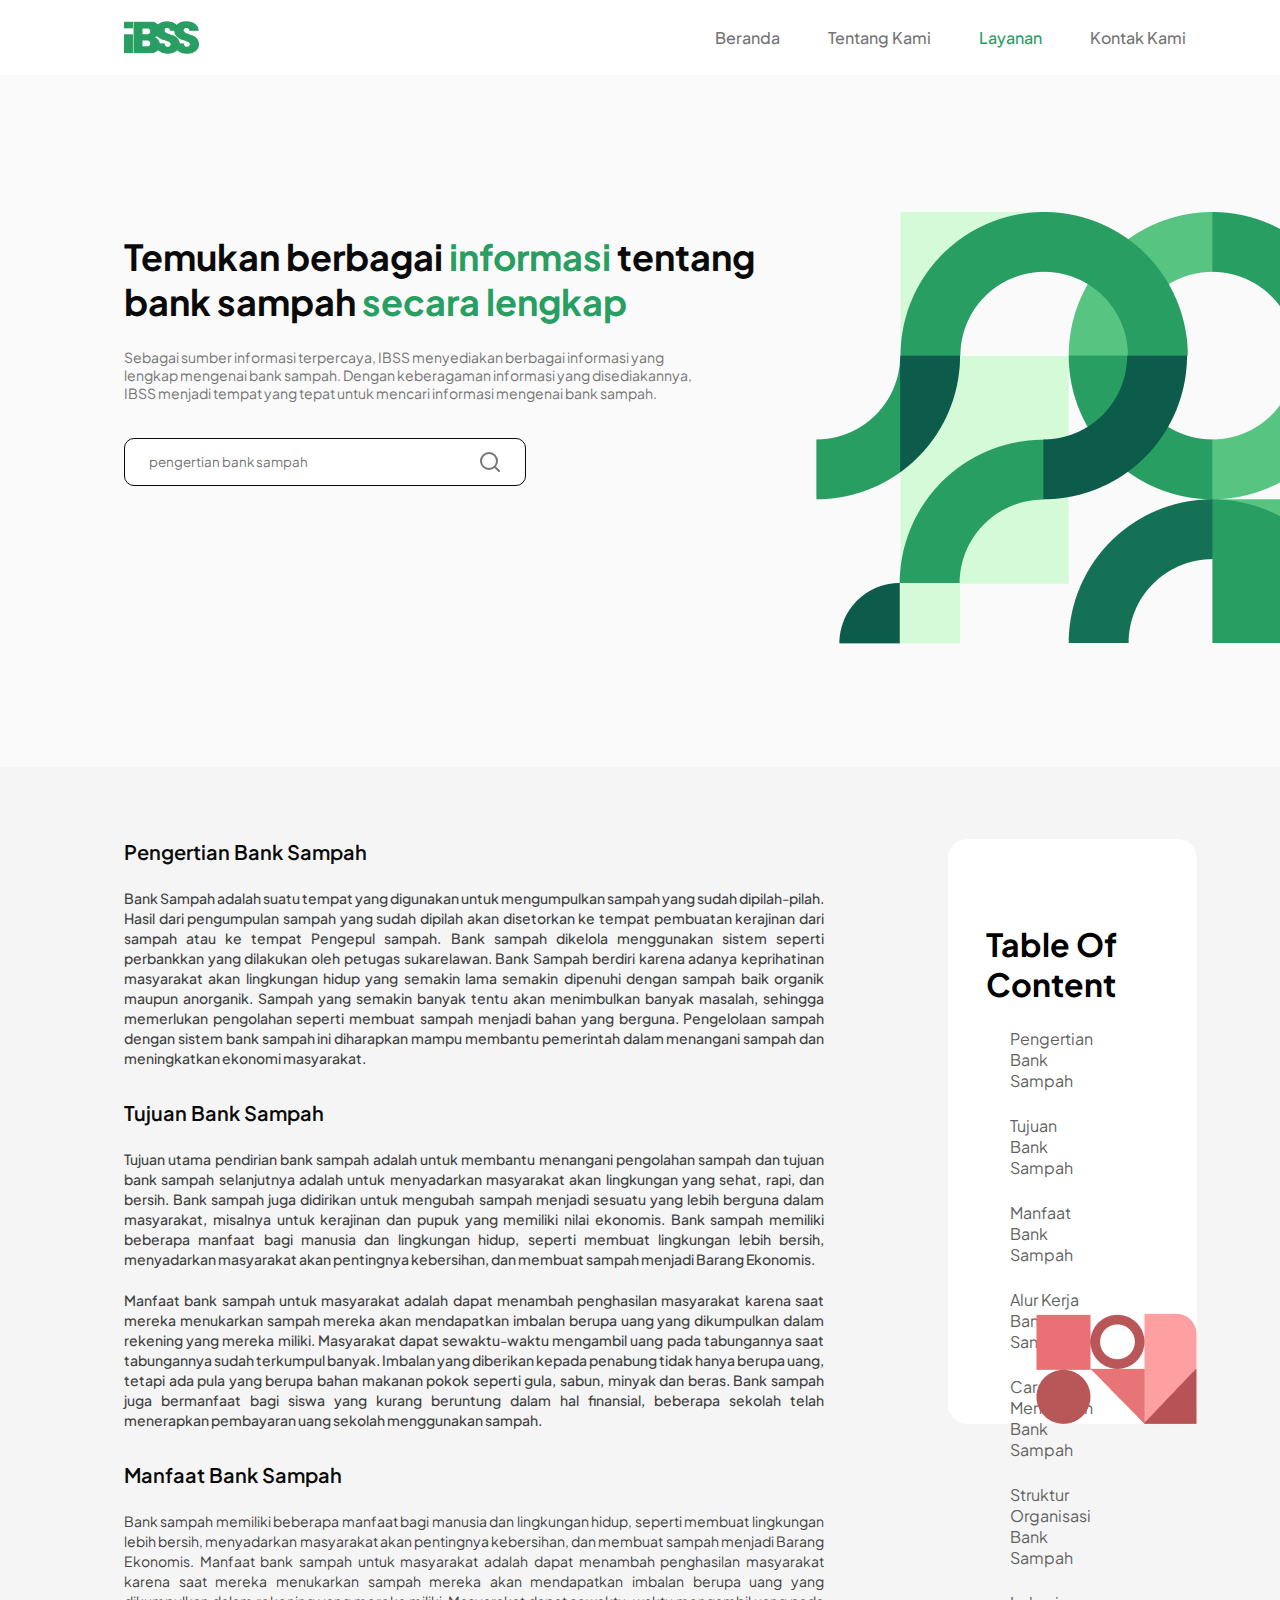
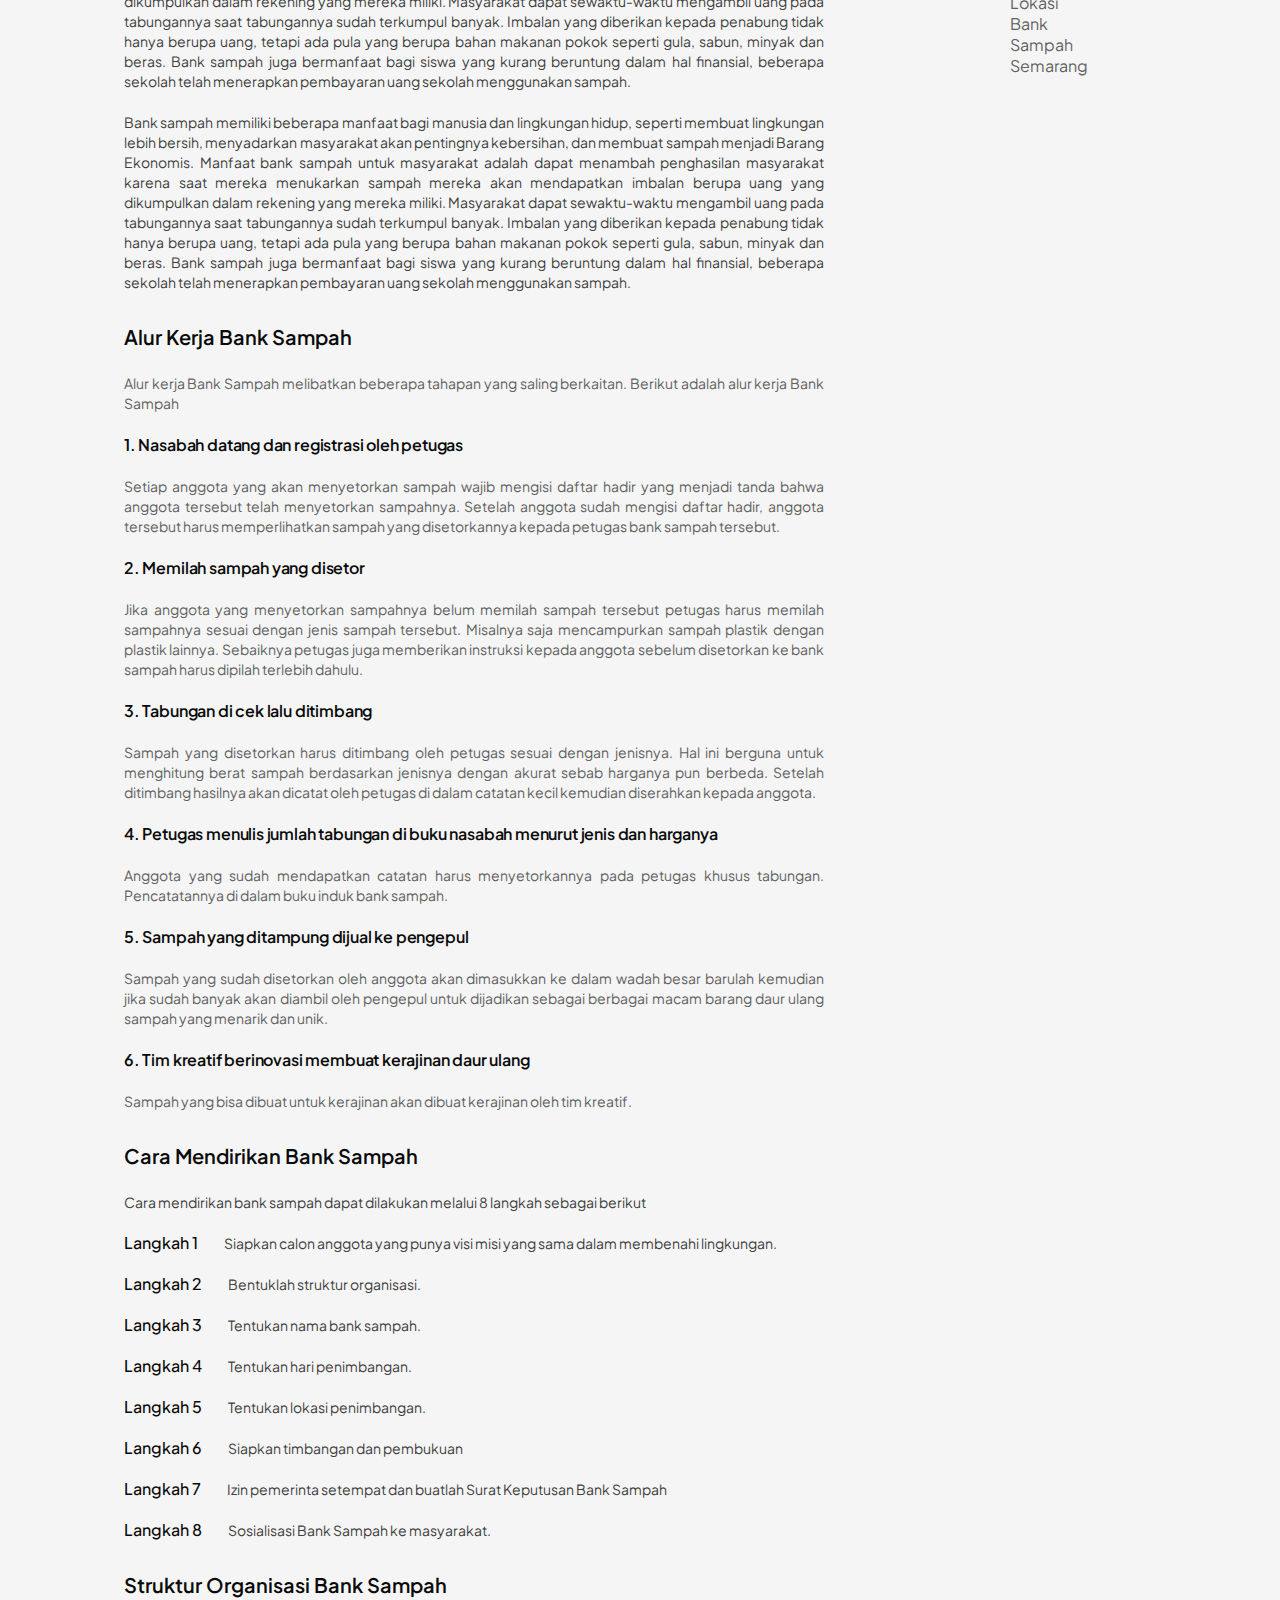
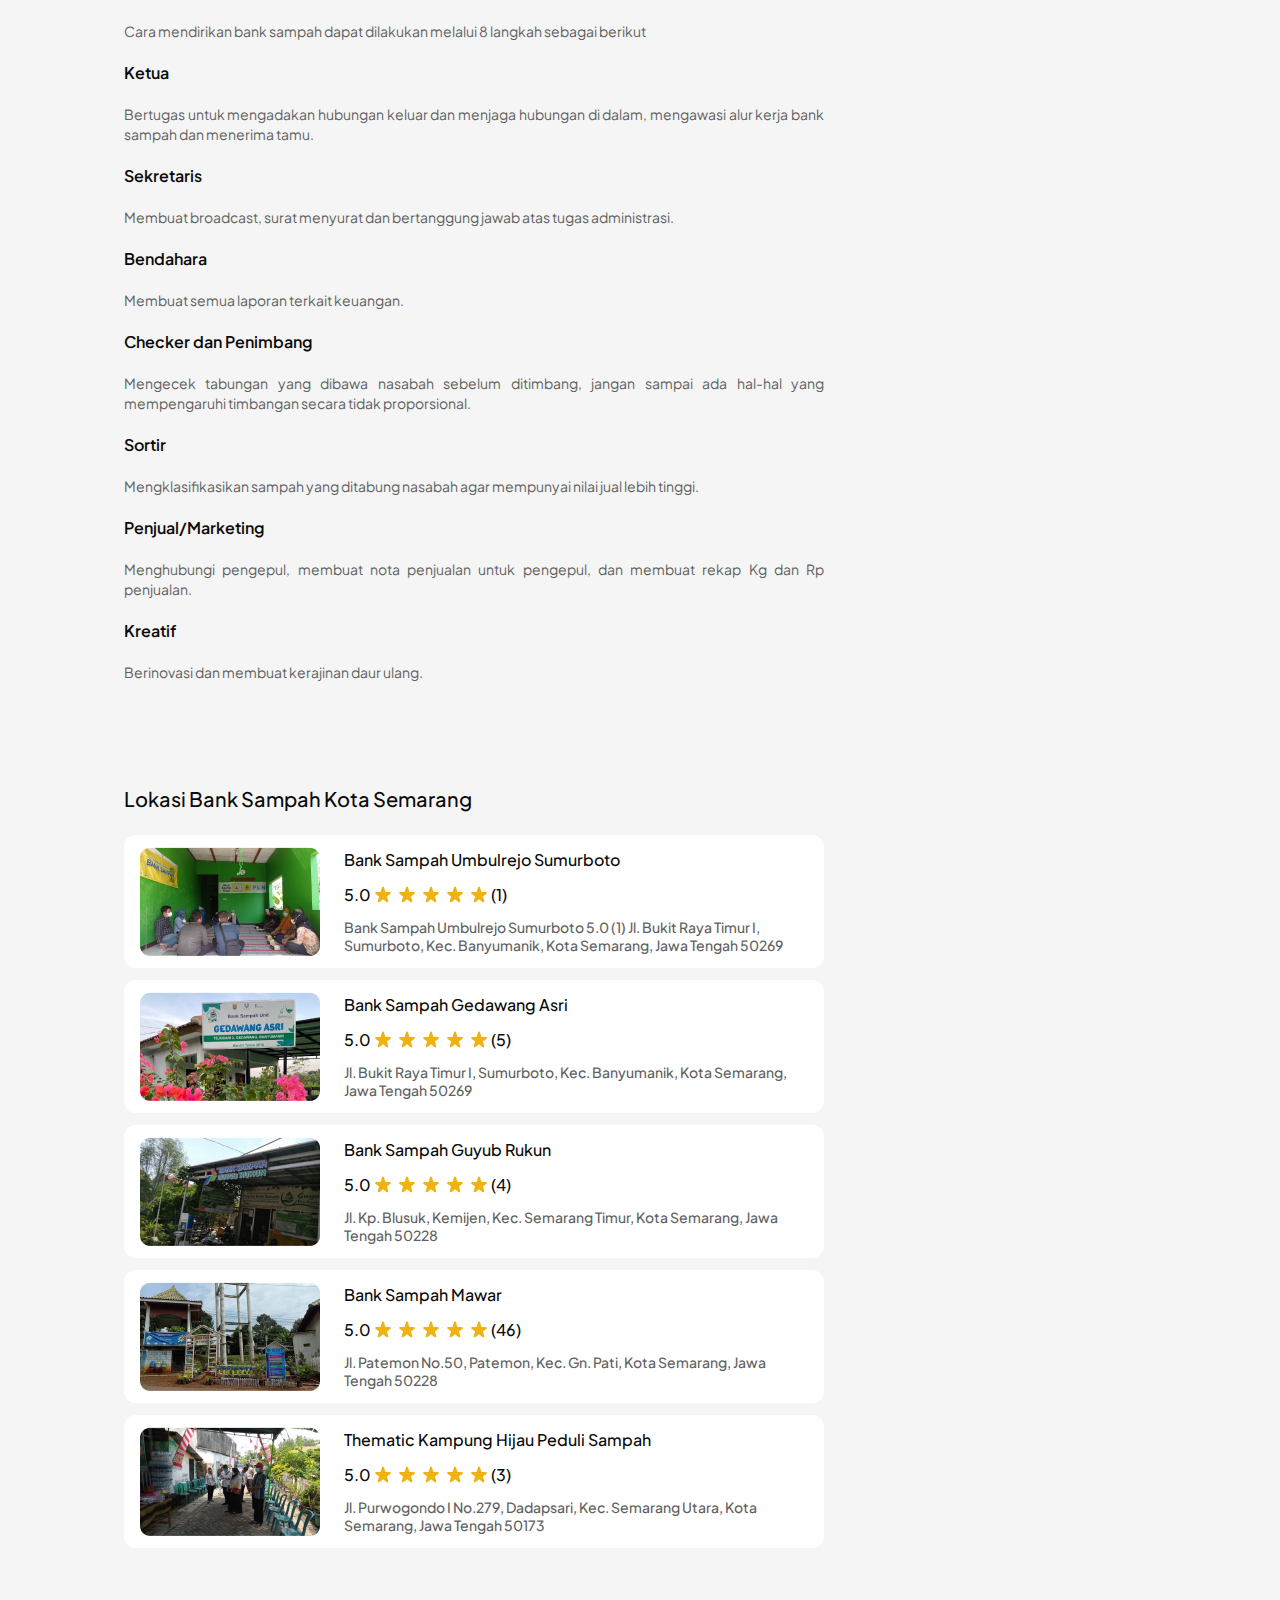
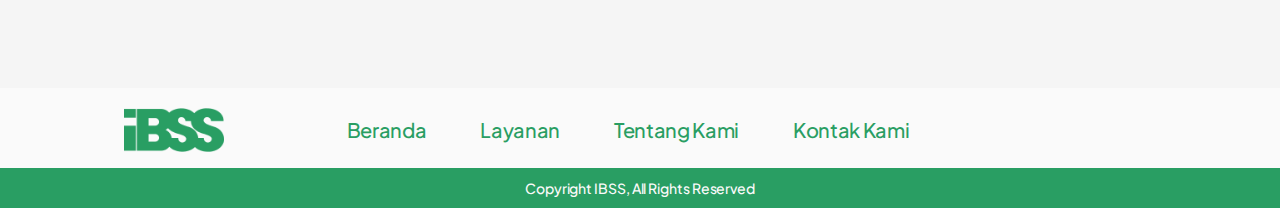
<file: HTML/layanan.html>
<html lang="en">

<head>
    <meta charset="UTF-8">
    <meta http-equiv="X-UA-Compatible" content="IE=edge">
    <meta name="viewport" content="width=device-width, initial-scale=1.0">
    <title>Informasi Bank Sampah Semarang</title>
    <link rel="stylesheet" href="../CSS/stylelayanan.css">
    <link rel="stylesheet" href="../JS/script.js">
    <link rel="shortcut icon" href="/IBSS/aset/Logo-IBSS.png" type="image/x-icon">

    <!--Boxicon CSS-->
    <link href="https://unpkg.com/boxicons@2.1.4/css/boxicons.min.css" rel="stylesheet">

    <!--Fonts-->
    <link rel="preconnect" href="https://fonts.googleapis.com">
    <link rel="preconnect" href="https://fonts.gstatic.com" crossorigin="">
    <link href="https://fonts.googleapis.com/css2?family=Plus+Jakarta+Sans:wght@400;600;700;800&amp;display=swap"
        rel="stylesheet">
</head>

<body>
    <!--Header-->
    <header>
        <nav>
            <a href="../index.html" class="logo"><img src="../aset/Logo-IBSS.png" alt="Logo"></a>
            <ul>
                <li><a href="../index.html">Beranda</a></li>
                <li><a href="../HTML/tentangkami.html">Tentang Kami</a></li>
                <li><a style="color: #299e63"; href="../HTML/layanan.html">Layanan</a></li>
                <li><a href="#">Kontak Kami</a></li>
            </ul>
        </nav>
    </header>
    <!-- Akhir Header -->

    <!-- Hero Image -->
    <main class="hero" id="hero">
        <div class="hero-container">
            <div class="hero-section">
                <h1 class="hero-head">Temukan berbagai <span style="color: #299E63;">informasi</span> tentang bank
                    sampah <span style="color: #299E63;">secara lengkap</span></h1>
                <p class="hero-description">Sebagai sumber informasi terpercaya, IBSS menyediakan berbagai informasi
                    yang lengkap mengenai bank sampah. Dengan keberagaman informasi yang disediakannya, IBSS menjadi
                    tempat yang tepat untuk mencari informasi mengenai bank sampah.</p>
                <form action="">
                    <input type="search" name="search" id="search" placeholder="pengertian bank sampah">
                    <label for="search" id="icon-search"><svg xmlns="http://www.w3.org/2000/svg" width="24" height="24"
                            viewBox="0 0 24 24">
                            <path fill="none" stroke="#757575" stroke-linecap="round" stroke-linejoin="round"
                                stroke-width="2"
                                d="m21 21l-4.343-4.343m0 0A8 8 0 1 0 5.343 5.343a8 8 0 0 0 11.314 11.314Z" />
                        </svg></label>
                </form>
            </div>
            <div class="hero-image">
                <img src="../aset/pattern_hero.png" alt="">
            </div>
        </div>
    </main>
    <!-- Akhir Hero Image -->

    <div class="container-articles-sidebar">
        <!-- Articles -->
        <article id="articles" class="articles">
            <section class="pengertian-bank-sampah" id="pengertian-bank-sampah">
                <h1 class="heading">Pengertian Bank Sampah</h1>
                <p class="description">Bank Sampah adalah suatu tempat yang digunakan untuk mengumpulkan sampah yang
                    sudah
                    dipilah-pilah. Hasil dari pengumpulan sampah yang sudah dipilah akan disetorkan ke tempat pembuatan
                    kerajinan dari sampah atau ke tempat Pengepul sampah. Bank sampah dikelola menggunakan sistem
                    seperti
                    perbankkan yang dilakukan oleh petugas sukarelawan. Bank Sampah berdiri karena adanya keprihatinan
                    masyarakat akan lingkungan hidup yang semakin lama semakin dipenuhi dengan sampah baik organik
                    maupun
                    anorganik. Sampah yang semakin banyak tentu akan menimbulkan banyak masalah, sehingga memerlukan
                    pengolahan seperti membuat sampah menjadi bahan yang berguna. Pengelolaan sampah dengan sistem bank
                    sampah ini diharapkan mampu membantu pemerintah dalam menangani sampah dan meningkatkan ekonomi
                    masyarakat.</p>
            </section>
            <section class="tujuan-bank-sampah" id="tujuan-bank-sampah">
                <h1 class="heading">Tujuan Bank Sampah</h1>
                <p class="description">Tujuan utama pendirian bank sampah adalah untuk membantu menangani pengolahan
                    sampah dan tujuan bank sampah selanjutnya adalah untuk menyadarkan masyarakat akan lingkungan yang
                    sehat, rapi, dan bersih. Bank sampah juga didirikan untuk mengubah sampah menjadi sesuatu yang lebih
                    berguna dalam masyarakat, misalnya untuk kerajinan dan pupuk yang memiliki nilai ekonomis. Bank
                    sampah memiliki beberapa manfaat bagi manusia dan lingkungan hidup, seperti membuat lingkungan lebih
                    bersih, menyadarkan masyarakat akan pentingnya kebersihan, dan membuat sampah menjadi Barang
                    Ekonomis.</p>
                <br>
                <p class="description">
                    Manfaat bank sampah untuk masyarakat adalah dapat menambah penghasilan masyarakat karena saat mereka
                    menukarkan sampah mereka akan mendapatkan imbalan berupa uang yang dikumpulkan dalam rekening yang
                    mereka miliki. Masyarakat dapat sewaktu-waktu mengambil uang pada tabungannya saat tabungannya sudah
                    terkumpul banyak. Imbalan yang diberikan kepada penabung tidak hanya berupa uang, tetapi ada pula
                    yang berupa bahan makanan pokok seperti gula, sabun, minyak dan beras. Bank sampah juga bermanfaat
                    bagi siswa yang kurang beruntung dalam hal finansial, beberapa sekolah telah menerapkan pembayaran
                    uang sekolah menggunakan sampah.
                </p>
            </section>
            <section class="manfaat-bank-sampah" id="manfaat-bank-sampah">
                <h1 class="heading">Manfaat Bank Sampah</h1>
                <p class="description">Bank sampah memiliki beberapa manfaat bagi manusia dan lingkungan hidup, seperti
                    membuat lingkungan lebih bersih, menyadarkan masyarakat akan pentingnya kebersihan, dan membuat
                    sampah menjadi Barang Ekonomis. Manfaat bank sampah untuk masyarakat adalah dapat menambah
                    penghasilan masyarakat karena saat mereka menukarkan sampah mereka akan mendapatkan imbalan berupa
                    uang yang dikumpulkan dalam rekening yang mereka miliki. Masyarakat dapat sewaktu-waktu mengambil
                    uang pada tabungannya saat tabungannya sudah terkumpul banyak. Imbalan yang diberikan kepada
                    penabung tidak hanya berupa uang, tetapi ada pula yang berupa bahan makanan pokok seperti gula,
                    sabun, minyak dan beras. Bank sampah juga bermanfaat bagi siswa yang kurang beruntung dalam hal
                    finansial, beberapa sekolah telah menerapkan pembayaran uang sekolah menggunakan sampah.</p>
                <br>
                <p class="description">
                    Bank sampah memiliki beberapa manfaat bagi manusia dan lingkungan hidup, seperti membuat lingkungan
                    lebih bersih, menyadarkan masyarakat akan pentingnya kebersihan, dan membuat sampah menjadi Barang
                    Ekonomis. Manfaat bank sampah untuk masyarakat adalah dapat menambah penghasilan masyarakat karena
                    saat mereka menukarkan sampah mereka akan mendapatkan imbalan berupa uang yang dikumpulkan dalam
                    rekening yang mereka miliki. Masyarakat dapat sewaktu-waktu mengambil uang pada tabungannya saat
                    tabungannya sudah terkumpul banyak. Imbalan yang diberikan kepada penabung tidak hanya berupa uang,
                    tetapi ada pula yang berupa bahan makanan pokok seperti gula, sabun, minyak dan beras. Bank sampah
                    juga bermanfaat bagi siswa yang kurang beruntung dalam hal finansial, beberapa sekolah telah
                    menerapkan pembayaran uang sekolah menggunakan sampah.
                </p>
            </section>
            <section class="alur-bank-sampah" id="alur-bank-sampah">
                <h1 class="heading">Alur Kerja Bank Sampah</h1>
                <p class="description">Alur kerja Bank Sampah melibatkan beberapa tahapan yang saling berkaitan. Berikut
                    adalah alur kerja Bank Sampah</p>
                <br>
                <h3 class="subheading">1. Nasabah datang dan registrasi oleh petugas</h3>
                <br>
                <p class="description">
                    Setiap anggota yang akan menyetorkan sampah wajib mengisi daftar hadir yang menjadi tanda bahwa
                    anggota tersebut telah menyetorkan sampahnya. Setelah anggota sudah mengisi daftar hadir, anggota
                    tersebut harus memperlihatkan sampah yang disetorkannya kepada petugas bank sampah tersebut.
                </p>
                <br>
                <h3 class="subheading">2. Memilah sampah yang disetor</h3>
                <br>
                <p class="description">
                    Jika anggota yang menyetorkan sampahnya belum memilah sampah tersebut petugas harus memilah
                    sampahnya sesuai dengan jenis sampah tersebut. Misalnya saja mencampurkan sampah plastik dengan
                    plastik lainnya. Sebaiknya petugas juga memberikan instruksi kepada anggota sebelum disetorkan ke
                    bank sampah harus dipilah terlebih dahulu.
                </p>
                <br>
                <h3 class="subheading">3. Tabungan di cek lalu ditimbang</h3>
                <br>
                <p class="description">
                    Sampah yang disetorkan harus ditimbang oleh petugas sesuai dengan jenisnya. Hal ini berguna untuk
                    menghitung berat sampah berdasarkan jenisnya dengan akurat sebab harganya pun berbeda. Setelah
                    ditimbang hasilnya akan dicatat oleh petugas di dalam catatan kecil kemudian diserahkan kepada
                    anggota.
                </p>
                <br>
                <h3 class="subheading">4. Petugas menulis jumlah tabungan di buku nasabah menurut jenis dan harganya
                </h3>
                <br>
                <p class="description">
                    Anggota yang sudah mendapatkan catatan harus menyetorkannya pada petugas khusus tabungan.
                    Pencatatannya di dalam buku induk bank sampah.
                </p>
                <br>
                <h3 class="subheading">5. Sampah yang ditampung dijual ke pengepul</h3>
                <br>
                <p class="description">
                    Sampah yang sudah disetorkan oleh anggota akan dimasukkan ke dalam wadah besar barulah kemudian jika
                    sudah banyak akan diambil oleh pengepul untuk dijadikan sebagai berbagai macam barang daur ulang
                    sampah yang menarik dan unik.
                </p>
                <br>
                <h3 class="subheading">6. Tim kreatif berinovasi membuat kerajinan daur ulang</h3>
                <br>
                <p class="description">
                    Sampah yang bisa dibuat untuk kerajinan akan dibuat kerajinan oleh tim kreatif.
                </p>
            </section>
            <section class="cara-mendirikan-bank-sampah" id="cara-mendirikan-bank-sampah">
                <h1 class="heading">Cara Mendirikan Bank Sampah</h1>
                <p class="description">Cara mendirikan bank sampah dapat dilakukan melalui 8 langkah sebagai berikut</p>
                <br>
                <p class="steps"><span
                        style="color: #0A0a0a; font-size: 16px; margin: 0 24px 0 0; font-weight: 500;">Langkah 1</span>
                    Siapkan calon anggota yang punya visi misi yang sama dalam membenahi lingkungan. </p>
                <br>
                <p class="steps"><span
                        style="color: #0A0a0a; font-size: 16px; margin: 0 24px 0 0; font-weight: 500;">Langkah 2</span>
                    Bentuklah struktur organisasi. </p>
                <br>
                <p class="steps"><span
                        style="color: #0A0a0a; font-size: 16px; margin: 0 24px 0 0; font-weight: 500;">Langkah 3</span>
                    Tentukan nama bank sampah. </p>
                <br>
                <p class="steps"><span
                        style="color: #0A0a0a; font-size: 16px; margin: 0 24px 0 0; font-weight: 500;">Langkah 4</span>
                    Tentukan hari penimbangan. </p>
                <br>
                <p class="steps"><span
                        style="color: #0A0a0a; font-size: 16px; margin: 0 24px 0 0; font-weight: 500;">Langkah 5</span>
                    Tentukan lokasi penimbangan. </p>
                <br>
                <p class="steps"><span
                        style="color: #0A0a0a; font-size: 16px; margin: 0 24px 0 0; font-weight: 500;">Langkah 6</span>
                    Siapkan timbangan dan pembukuan </p>
                <br>
                <p class="steps"><span
                        style="color: #0A0a0a; font-size: 16px; margin: 0 24px 0 0; font-weight: 500;">Langkah 7</span>
                    Izin pemerinta setempat dan buatlah Surat Keputusan Bank Sampah </p>
                <br>
                <p class="steps"><span
                        style="color: #0A0a0a; font-size: 16px; margin: 0 24px 0 0; font-weight: 500;">Langkah 8</span>
                    Sosialisasi Bank Sampah ke masyarakat. </p>
            </section>
            <section class="struktur-bank-sampah" id="struktur-bank-sampah">
                <h1 class="heading">Struktur Organisasi Bank Sampah</h1>
                <p class="description">Cara mendirikan bank sampah dapat dilakukan melalui 8 langkah sebagai berikut</p>
                <br>
                <h3 class="subheading">Ketua</h3>
                <br>
                <p class="description">
                    Bertugas untuk mengadakan hubungan keluar dan menjaga hubungan di dalam, mengawasi alur kerja bank
                    sampah dan menerima tamu.
                </p>
                <br>
                <h3 class="subheading">Sekretaris</h3>
                <br>
                <p class="description">
                    Membuat broadcast, surat menyurat dan bertanggung jawab atas tugas administrasi.
                </p>
                <br>
                <h3 class="subheading">Bendahara</h3>
                <br>
                <p class="description">
                    Membuat semua laporan terkait keuangan.
                </p>
                <br>
                <h3 class="subheading">Checker dan Penimbang
                </h3>
                <br>
                <p class="description">
                    Mengecek tabungan yang dibawa nasabah sebelum ditimbang, jangan sampai ada hal-hal yang mempengaruhi
                    timbangan secara tidak proporsional.
                </p>
                <br>
                <h3 class="subheading">Sortir</h3>
                <br>
                <p class="description">
                    Mengklasifikasikan sampah yang ditabung nasabah agar mempunyai nilai jual lebih tinggi.
                </p>
                <br>
                <h3 class="subheading">Penjual/Marketing</h3>
                <br>
                <p class="description">
                    Menghubungi pengepul, membuat nota penjualan untuk pengepul, dan membuat rekap Kg dan Rp penjualan.
                </p>
                <br>
                <h3 class="subheading">Kreatif</h3>
                <br>
                <p class="description">
                    Berinovasi dan membuat kerajinan daur ulang.
                </p>
            </section>
        </article>
        <!-- Akhir Articles -->
        <!-- Sidebar -->
        <aside class="sidebar" id="sidebar">
            <h1 class="heading">Table Of Content</h1>
            <ul>
                <li><a href="#pengertian-bank-sampah" class="links">Pengertian Bank Sampah</a></li>
                <li><a href="#tujuan-bank-sampah" class="links">Tujuan Bank Sampah</a></li>
                <li><a href="#manfaat-bank-sampah" class="links">Manfaat Bank Sampah</a></li>
                <li><a href="#alur-bank-sampah" class="links">Alur Kerja Bank Sampah</a></li>
                <li><a href="#cara-mendirikan-bank-sampah" class="links">Cara Mendirikan Bank Sampah</a></li>
                <li><a href="#struktur-bank-sampah" class="links">Struktur Organisasi Bank Sampah</a></li>
                <li><a href="#location" class="links">Lokasi Bank Sampah Semarang</a></li>
            </ul>
            <img src="../aset/vec.png" alt="">
        </aside>
        <!-- Akhir Sidebar -->
    </div>
    <!-- Lokasi Bank Sampah -->
    <section id="location" class="location">
        <h1 class="heading">Lokasi Bank Sampah Kota Semarang</h1>
        <div class="card">
            <div class="bank-sampah">
                <div class="image-section"><img src="../aset/gambar_lokasi.png" alt=""></div>
                <div class="description-section">
                    <h2 class="heading">Bank Sampah Umbulrejo Sumurboto</h2>
                    <div class="ratings">
                        <span style="color: #0A0a0a; font-size: 16px; font-weight: 500;">5.0</span>
                        <svg xmlns="http://www.w3.org/2000/svg" width="24" height="24" viewBox="0 0 24 24">
                            <path fill="#EEB211"
                                d="m12 17.3l-3.7 2.825q-.275.225-.6.213t-.575-.188q-.25-.175-.387-.475t-.013-.65L8.15 14.4l-3.625-2.575q-.3-.2-.375-.525t.025-.6q.1-.275.35-.488t.6-.212H9.6l1.45-4.8q.125-.35.388-.538T12 4.475q.3 0 .563.188t.387.537L14.4 10h4.475q.35 0 .6.213t.35.487q.1.275.025.6t-.375.525L15.85 14.4l1.425 4.625q.125.35-.012.65t-.388.475q-.25.175-.575.188t-.6-.213L12 17.3Z" />
                        </svg>
                        <svg xmlns="http://www.w3.org/2000/svg" width="24" height="24" viewBox="0 0 24 24">
                            <path fill="#EEB211"
                                d="m12 17.3l-3.7 2.825q-.275.225-.6.213t-.575-.188q-.25-.175-.387-.475t-.013-.65L8.15 14.4l-3.625-2.575q-.3-.2-.375-.525t.025-.6q.1-.275.35-.488t.6-.212H9.6l1.45-4.8q.125-.35.388-.538T12 4.475q.3 0 .563.188t.387.537L14.4 10h4.475q.35 0 .6.213t.35.487q.1.275.025.6t-.375.525L15.85 14.4l1.425 4.625q.125.35-.012.65t-.388.475q-.25.175-.575.188t-.6-.213L12 17.3Z" />
                        </svg>
                        <svg xmlns="http://www.w3.org/2000/svg" width="24" height="24" viewBox="0 0 24 24">
                            <path fill="#EEB211"
                                d="m12 17.3l-3.7 2.825q-.275.225-.6.213t-.575-.188q-.25-.175-.387-.475t-.013-.65L8.15 14.4l-3.625-2.575q-.3-.2-.375-.525t.025-.6q.1-.275.35-.488t.6-.212H9.6l1.45-4.8q.125-.35.388-.538T12 4.475q.3 0 .563.188t.387.537L14.4 10h4.475q.35 0 .6.213t.35.487q.1.275.025.6t-.375.525L15.85 14.4l1.425 4.625q.125.35-.012.65t-.388.475q-.25.175-.575.188t-.6-.213L12 17.3Z" />
                        </svg>
                        <svg xmlns="http://www.w3.org/2000/svg" width="24" height="24" viewBox="0 0 24 24">
                            <path fill="#EEB211"
                                d="m12 17.3l-3.7 2.825q-.275.225-.6.213t-.575-.188q-.25-.175-.387-.475t-.013-.65L8.15 14.4l-3.625-2.575q-.3-.2-.375-.525t.025-.6q.1-.275.35-.488t.6-.212H9.6l1.45-4.8q.125-.35.388-.538T12 4.475q.3 0 .563.188t.387.537L14.4 10h4.475q.35 0 .6.213t.35.487q.1.275.025.6t-.375.525L15.85 14.4l1.425 4.625q.125.35-.012.65t-.388.475q-.25.175-.575.188t-.6-.213L12 17.3Z" />
                        </svg>
                        <svg xmlns="http://www.w3.org/2000/svg" width="24" height="24" viewBox="0 0 24 24">
                            <path fill="#EEB211"
                                d="m12 17.3l-3.7 2.825q-.275.225-.6.213t-.575-.188q-.25-.175-.387-.475t-.013-.65L8.15 14.4l-3.625-2.575q-.3-.2-.375-.525t.025-.6q.1-.275.35-.488t.6-.212H9.6l1.45-4.8q.125-.35.388-.538T12 4.475q.3 0 .563.188t.387.537L14.4 10h4.475q.35 0 .6.213t.35.487q.1.275.025.6t-.375.525L15.85 14.4l1.425 4.625q.125.35-.012.65t-.388.475q-.25.175-.575.188t-.6-.213L12 17.3Z" />
                        </svg>
                        <span style="color: #0A0a0a; font-size: 16px; font-weight: 500;">(1)</span>
                    </div>
                    <p class="addres">Bank Sampah Umbulrejo Sumurboto
                        5.0
                        (1)
                        Jl. Bukit Raya Timur I, Sumurboto, Kec. Banyumanik, Kota Semarang, Jawa Tengah 50269</p>
                </div>
            </div>
            <div class="bank-sampah">
                <div class="image-section"><img src="../aset/gambar_lokasi(2).png" alt=""></div>
                <div class="description-section">
                    <h2 class="heading">Bank Sampah Gedawang Asri</h2>
                    <div class="ratings">
                        <span style="color: #0A0a0a; font-size: 16px; font-weight: 500;">5.0</span>
                        <svg xmlns="http://www.w3.org/2000/svg" width="24" height="24" viewBox="0 0 24 24">
                            <path fill="#EEB211"
                                d="m12 17.3l-3.7 2.825q-.275.225-.6.213t-.575-.188q-.25-.175-.387-.475t-.013-.65L8.15 14.4l-3.625-2.575q-.3-.2-.375-.525t.025-.6q.1-.275.35-.488t.6-.212H9.6l1.45-4.8q.125-.35.388-.538T12 4.475q.3 0 .563.188t.387.537L14.4 10h4.475q.35 0 .6.213t.35.487q.1.275.025.6t-.375.525L15.85 14.4l1.425 4.625q.125.35-.012.65t-.388.475q-.25.175-.575.188t-.6-.213L12 17.3Z" />
                        </svg>
                        <svg xmlns="http://www.w3.org/2000/svg" width="24" height="24" viewBox="0 0 24 24">
                            <path fill="#EEB211"
                                d="m12 17.3l-3.7 2.825q-.275.225-.6.213t-.575-.188q-.25-.175-.387-.475t-.013-.65L8.15 14.4l-3.625-2.575q-.3-.2-.375-.525t.025-.6q.1-.275.35-.488t.6-.212H9.6l1.45-4.8q.125-.35.388-.538T12 4.475q.3 0 .563.188t.387.537L14.4 10h4.475q.35 0 .6.213t.35.487q.1.275.025.6t-.375.525L15.85 14.4l1.425 4.625q.125.35-.012.65t-.388.475q-.25.175-.575.188t-.6-.213L12 17.3Z" />
                        </svg>
                        <svg xmlns="http://www.w3.org/2000/svg" width="24" height="24" viewBox="0 0 24 24">
                            <path fill="#EEB211"
                                d="m12 17.3l-3.7 2.825q-.275.225-.6.213t-.575-.188q-.25-.175-.387-.475t-.013-.65L8.15 14.4l-3.625-2.575q-.3-.2-.375-.525t.025-.6q.1-.275.35-.488t.6-.212H9.6l1.45-4.8q.125-.35.388-.538T12 4.475q.3 0 .563.188t.387.537L14.4 10h4.475q.35 0 .6.213t.35.487q.1.275.025.6t-.375.525L15.85 14.4l1.425 4.625q.125.35-.012.65t-.388.475q-.25.175-.575.188t-.6-.213L12 17.3Z" />
                        </svg>
                        <svg xmlns="http://www.w3.org/2000/svg" width="24" height="24" viewBox="0 0 24 24">
                            <path fill="#EEB211"
                                d="m12 17.3l-3.7 2.825q-.275.225-.6.213t-.575-.188q-.25-.175-.387-.475t-.013-.65L8.15 14.4l-3.625-2.575q-.3-.2-.375-.525t.025-.6q.1-.275.35-.488t.6-.212H9.6l1.45-4.8q.125-.35.388-.538T12 4.475q.3 0 .563.188t.387.537L14.4 10h4.475q.35 0 .6.213t.35.487q.1.275.025.6t-.375.525L15.85 14.4l1.425 4.625q.125.35-.012.65t-.388.475q-.25.175-.575.188t-.6-.213L12 17.3Z" />
                        </svg>
                        <svg xmlns="http://www.w3.org/2000/svg" width="24" height="24" viewBox="0 0 24 24">
                            <path fill="#EEB211"
                                d="m12 17.3l-3.7 2.825q-.275.225-.6.213t-.575-.188q-.25-.175-.387-.475t-.013-.65L8.15 14.4l-3.625-2.575q-.3-.2-.375-.525t.025-.6q.1-.275.35-.488t.6-.212H9.6l1.45-4.8q.125-.35.388-.538T12 4.475q.3 0 .563.188t.387.537L14.4 10h4.475q.35 0 .6.213t.35.487q.1.275.025.6t-.375.525L15.85 14.4l1.425 4.625q.125.35-.012.65t-.388.475q-.25.175-.575.188t-.6-.213L12 17.3Z" />
                        </svg>
                        <span style="color: #0A0a0a; font-size: 16px; font-weight: 500;">(5)</span>
                    </div>
                    <p class="addres">Jl. Bukit Raya Timur I, Sumurboto, Kec. Banyumanik, Kota Semarang, Jawa Tengah
                        50269</p>
                </div>
            </div>
            <div class="bank-sampah">
                <div class="image-section"><img src="../aset/gambar_lokasi(3).png" alt=""></div>
                <div class="description-section">
                    <h2 class="heading">Bank Sampah Guyub Rukun</h2>
                    <div class="ratings">
                        <span style="color: #0A0a0a; font-size: 16px; font-weight: 500;">5.0</span>
                        <svg xmlns="http://www.w3.org/2000/svg" width="24" height="24" viewBox="0 0 24 24">
                            <path fill="#EEB211"
                                d="m12 17.3l-3.7 2.825q-.275.225-.6.213t-.575-.188q-.25-.175-.387-.475t-.013-.65L8.15 14.4l-3.625-2.575q-.3-.2-.375-.525t.025-.6q.1-.275.35-.488t.6-.212H9.6l1.45-4.8q.125-.35.388-.538T12 4.475q.3 0 .563.188t.387.537L14.4 10h4.475q.35 0 .6.213t.35.487q.1.275.025.6t-.375.525L15.85 14.4l1.425 4.625q.125.35-.012.65t-.388.475q-.25.175-.575.188t-.6-.213L12 17.3Z" />
                        </svg>
                        <svg xmlns="http://www.w3.org/2000/svg" width="24" height="24" viewBox="0 0 24 24">
                            <path fill="#EEB211"
                                d="m12 17.3l-3.7 2.825q-.275.225-.6.213t-.575-.188q-.25-.175-.387-.475t-.013-.65L8.15 14.4l-3.625-2.575q-.3-.2-.375-.525t.025-.6q.1-.275.35-.488t.6-.212H9.6l1.45-4.8q.125-.35.388-.538T12 4.475q.3 0 .563.188t.387.537L14.4 10h4.475q.35 0 .6.213t.35.487q.1.275.025.6t-.375.525L15.85 14.4l1.425 4.625q.125.35-.012.65t-.388.475q-.25.175-.575.188t-.6-.213L12 17.3Z" />
                        </svg>
                        <svg xmlns="http://www.w3.org/2000/svg" width="24" height="24" viewBox="0 0 24 24">
                            <path fill="#EEB211"
                                d="m12 17.3l-3.7 2.825q-.275.225-.6.213t-.575-.188q-.25-.175-.387-.475t-.013-.65L8.15 14.4l-3.625-2.575q-.3-.2-.375-.525t.025-.6q.1-.275.35-.488t.6-.212H9.6l1.45-4.8q.125-.35.388-.538T12 4.475q.3 0 .563.188t.387.537L14.4 10h4.475q.35 0 .6.213t.35.487q.1.275.025.6t-.375.525L15.85 14.4l1.425 4.625q.125.35-.012.65t-.388.475q-.25.175-.575.188t-.6-.213L12 17.3Z" />
                        </svg>
                        <svg xmlns="http://www.w3.org/2000/svg" width="24" height="24" viewBox="0 0 24 24">
                            <path fill="#EEB211"
                                d="m12 17.3l-3.7 2.825q-.275.225-.6.213t-.575-.188q-.25-.175-.387-.475t-.013-.65L8.15 14.4l-3.625-2.575q-.3-.2-.375-.525t.025-.6q.1-.275.35-.488t.6-.212H9.6l1.45-4.8q.125-.35.388-.538T12 4.475q.3 0 .563.188t.387.537L14.4 10h4.475q.35 0 .6.213t.35.487q.1.275.025.6t-.375.525L15.85 14.4l1.425 4.625q.125.35-.012.65t-.388.475q-.25.175-.575.188t-.6-.213L12 17.3Z" />
                        </svg>
                        <svg xmlns="http://www.w3.org/2000/svg" width="24" height="24" viewBox="0 0 24 24">
                            <path fill="#EEB211"
                                d="m12 17.3l-3.7 2.825q-.275.225-.6.213t-.575-.188q-.25-.175-.387-.475t-.013-.65L8.15 14.4l-3.625-2.575q-.3-.2-.375-.525t.025-.6q.1-.275.35-.488t.6-.212H9.6l1.45-4.8q.125-.35.388-.538T12 4.475q.3 0 .563.188t.387.537L14.4 10h4.475q.35 0 .6.213t.35.487q.1.275.025.6t-.375.525L15.85 14.4l1.425 4.625q.125.35-.012.65t-.388.475q-.25.175-.575.188t-.6-.213L12 17.3Z" />
                        </svg>
                        <span style="color: #0A0a0a; font-size: 16px; font-weight: 500;">(4)</span>
                    </div>
                    <p class="addres">Jl. Kp. Blusuk, Kemijen, Kec. Semarang Timur, Kota Semarang, Jawa Tengah 50228</p>
                </div>
            </div>
            <div class="bank-sampah">
                <div class="image-section"><img src="../aset/gambar_lokasi(4).png" alt=""></div>
                <div class="description-section">
                    <h2 class="heading">Bank Sampah Mawar</h2>
                    <div class="ratings">
                        <span style="color: #0A0a0a; font-size: 16px; font-weight: 500;">5.0</span>
                        <svg xmlns="http://www.w3.org/2000/svg" width="24" height="24" viewBox="0 0 24 24">
                            <path fill="#EEB211"
                                d="m12 17.3l-3.7 2.825q-.275.225-.6.213t-.575-.188q-.25-.175-.387-.475t-.013-.65L8.15 14.4l-3.625-2.575q-.3-.2-.375-.525t.025-.6q.1-.275.35-.488t.6-.212H9.6l1.45-4.8q.125-.35.388-.538T12 4.475q.3 0 .563.188t.387.537L14.4 10h4.475q.35 0 .6.213t.35.487q.1.275.025.6t-.375.525L15.85 14.4l1.425 4.625q.125.35-.012.65t-.388.475q-.25.175-.575.188t-.6-.213L12 17.3Z" />
                        </svg>
                        <svg xmlns="http://www.w3.org/2000/svg" width="24" height="24" viewBox="0 0 24 24">
                            <path fill="#EEB211"
                                d="m12 17.3l-3.7 2.825q-.275.225-.6.213t-.575-.188q-.25-.175-.387-.475t-.013-.65L8.15 14.4l-3.625-2.575q-.3-.2-.375-.525t.025-.6q.1-.275.35-.488t.6-.212H9.6l1.45-4.8q.125-.35.388-.538T12 4.475q.3 0 .563.188t.387.537L14.4 10h4.475q.35 0 .6.213t.35.487q.1.275.025.6t-.375.525L15.85 14.4l1.425 4.625q.125.35-.012.65t-.388.475q-.25.175-.575.188t-.6-.213L12 17.3Z" />
                        </svg>
                        <svg xmlns="http://www.w3.org/2000/svg" width="24" height="24" viewBox="0 0 24 24">
                            <path fill="#EEB211"
                                d="m12 17.3l-3.7 2.825q-.275.225-.6.213t-.575-.188q-.25-.175-.387-.475t-.013-.65L8.15 14.4l-3.625-2.575q-.3-.2-.375-.525t.025-.6q.1-.275.35-.488t.6-.212H9.6l1.45-4.8q.125-.35.388-.538T12 4.475q.3 0 .563.188t.387.537L14.4 10h4.475q.35 0 .6.213t.35.487q.1.275.025.6t-.375.525L15.85 14.4l1.425 4.625q.125.35-.012.65t-.388.475q-.25.175-.575.188t-.6-.213L12 17.3Z" />
                        </svg>
                        <svg xmlns="http://www.w3.org/2000/svg" width="24" height="24" viewBox="0 0 24 24">
                            <path fill="#EEB211"
                                d="m12 17.3l-3.7 2.825q-.275.225-.6.213t-.575-.188q-.25-.175-.387-.475t-.013-.65L8.15 14.4l-3.625-2.575q-.3-.2-.375-.525t.025-.6q.1-.275.35-.488t.6-.212H9.6l1.45-4.8q.125-.35.388-.538T12 4.475q.3 0 .563.188t.387.537L14.4 10h4.475q.35 0 .6.213t.35.487q.1.275.025.6t-.375.525L15.85 14.4l1.425 4.625q.125.35-.012.65t-.388.475q-.25.175-.575.188t-.6-.213L12 17.3Z" />
                        </svg>
                        <svg xmlns="http://www.w3.org/2000/svg" width="24" height="24" viewBox="0 0 24 24">
                            <path fill="#EEB211"
                                d="m12 17.3l-3.7 2.825q-.275.225-.6.213t-.575-.188q-.25-.175-.387-.475t-.013-.65L8.15 14.4l-3.625-2.575q-.3-.2-.375-.525t.025-.6q.1-.275.35-.488t.6-.212H9.6l1.45-4.8q.125-.35.388-.538T12 4.475q.3 0 .563.188t.387.537L14.4 10h4.475q.35 0 .6.213t.35.487q.1.275.025.6t-.375.525L15.85 14.4l1.425 4.625q.125.35-.012.65t-.388.475q-.25.175-.575.188t-.6-.213L12 17.3Z" />
                        </svg>
                        <span style="color: #0A0a0a; font-size: 16px; font-weight: 500;">(46)</span>
                    </div>
                    <p class="addres">Jl. Patemon No.50, Patemon, Kec. Gn. Pati, Kota Semarang, Jawa Tengah 50228</p>
                </div>
            </div>
            <div class="bank-sampah">
                <div class="image-section"><img src="../aset/gambar_lokasi(5).png" alt=""></div>
                <div class="description-section">
                    <h2 class="heading">Thematic Kampung Hijau Peduli Sampah</h2>
                    <div class="ratings">
                        <span style="color: #0A0a0a; font-size: 16px; font-weight: 500;">5.0</span>
                        <svg xmlns="http://www.w3.org/2000/svg" width="24" height="24" viewBox="0 0 24 24">
                            <path fill="#EEB211"
                                d="m12 17.3l-3.7 2.825q-.275.225-.6.213t-.575-.188q-.25-.175-.387-.475t-.013-.65L8.15 14.4l-3.625-2.575q-.3-.2-.375-.525t.025-.6q.1-.275.35-.488t.6-.212H9.6l1.45-4.8q.125-.35.388-.538T12 4.475q.3 0 .563.188t.387.537L14.4 10h4.475q.35 0 .6.213t.35.487q.1.275.025.6t-.375.525L15.85 14.4l1.425 4.625q.125.35-.012.65t-.388.475q-.25.175-.575.188t-.6-.213L12 17.3Z" />
                        </svg>
                        <svg xmlns="http://www.w3.org/2000/svg" width="24" height="24" viewBox="0 0 24 24">
                            <path fill="#EEB211"
                                d="m12 17.3l-3.7 2.825q-.275.225-.6.213t-.575-.188q-.25-.175-.387-.475t-.013-.65L8.15 14.4l-3.625-2.575q-.3-.2-.375-.525t.025-.6q.1-.275.35-.488t.6-.212H9.6l1.45-4.8q.125-.35.388-.538T12 4.475q.3 0 .563.188t.387.537L14.4 10h4.475q.35 0 .6.213t.35.487q.1.275.025.6t-.375.525L15.85 14.4l1.425 4.625q.125.35-.012.65t-.388.475q-.25.175-.575.188t-.6-.213L12 17.3Z" />
                        </svg>
                        <svg xmlns="http://www.w3.org/2000/svg" width="24" height="24" viewBox="0 0 24 24">
                            <path fill="#EEB211"
                                d="m12 17.3l-3.7 2.825q-.275.225-.6.213t-.575-.188q-.25-.175-.387-.475t-.013-.65L8.15 14.4l-3.625-2.575q-.3-.2-.375-.525t.025-.6q.1-.275.35-.488t.6-.212H9.6l1.45-4.8q.125-.35.388-.538T12 4.475q.3 0 .563.188t.387.537L14.4 10h4.475q.35 0 .6.213t.35.487q.1.275.025.6t-.375.525L15.85 14.4l1.425 4.625q.125.35-.012.65t-.388.475q-.25.175-.575.188t-.6-.213L12 17.3Z" />
                        </svg>
                        <svg xmlns="http://www.w3.org/2000/svg" width="24" height="24" viewBox="0 0 24 24">
                            <path fill="#EEB211"
                                d="m12 17.3l-3.7 2.825q-.275.225-.6.213t-.575-.188q-.25-.175-.387-.475t-.013-.65L8.15 14.4l-3.625-2.575q-.3-.2-.375-.525t.025-.6q.1-.275.35-.488t.6-.212H9.6l1.45-4.8q.125-.35.388-.538T12 4.475q.3 0 .563.188t.387.537L14.4 10h4.475q.35 0 .6.213t.35.487q.1.275.025.6t-.375.525L15.85 14.4l1.425 4.625q.125.35-.012.65t-.388.475q-.25.175-.575.188t-.6-.213L12 17.3Z" />
                        </svg>
                        <svg xmlns="http://www.w3.org/2000/svg" width="24" height="24" viewBox="0 0 24 24">
                            <path fill="#EEB211"
                                d="m12 17.3l-3.7 2.825q-.275.225-.6.213t-.575-.188q-.25-.175-.387-.475t-.013-.65L8.15 14.4l-3.625-2.575q-.3-.2-.375-.525t.025-.6q.1-.275.35-.488t.6-.212H9.6l1.45-4.8q.125-.35.388-.538T12 4.475q.3 0 .563.188t.387.537L14.4 10h4.475q.35 0 .6.213t.35.487q.1.275.025.6t-.375.525L15.85 14.4l1.425 4.625q.125.35-.012.65t-.388.475q-.25.175-.575.188t-.6-.213L12 17.3Z" />
                        </svg>
                        <span style="color: #0A0a0a; font-size: 16px; font-weight: 500;">(3)</span>
                    </div>
                    <p class="addres">Jl. Purwogondo I No.279, Dadapsari, Kec. Semarang Utara, Kota Semarang, Jawa
                        Tengah 50173</p>
                </div>
            </div>
        </div>
    </section>
    <!-- Akhir Lokasi Bank Sampah -->
    <!--Footer-->
    <footer>
        <div class="logo"><a href="../index.html"><img src="../aset/Logo-IBSS.png" alt="Logo"></a></div>
        <div class="footer-nav">
            <ul>
                <li><a class="text-color" href="../index.html">Beranda</a></li>
                <li><a class="text-color" href="../HTML/layanan.html">Layanan</a></li>
                <li><a class="text-color" href="../HTML/tentangkami.html">Tentang Kami</a></li>
                <li><a class="text-color" href="#">Kontak Kami</a></li>
            </ul>
        </div>
        <div class="copyright">
            <p>Copyright IBSS, All Rights Reserved</p>
        </div>
    </footer>
    <!-- Akhir Footer -->
</body>

</html>
</file>
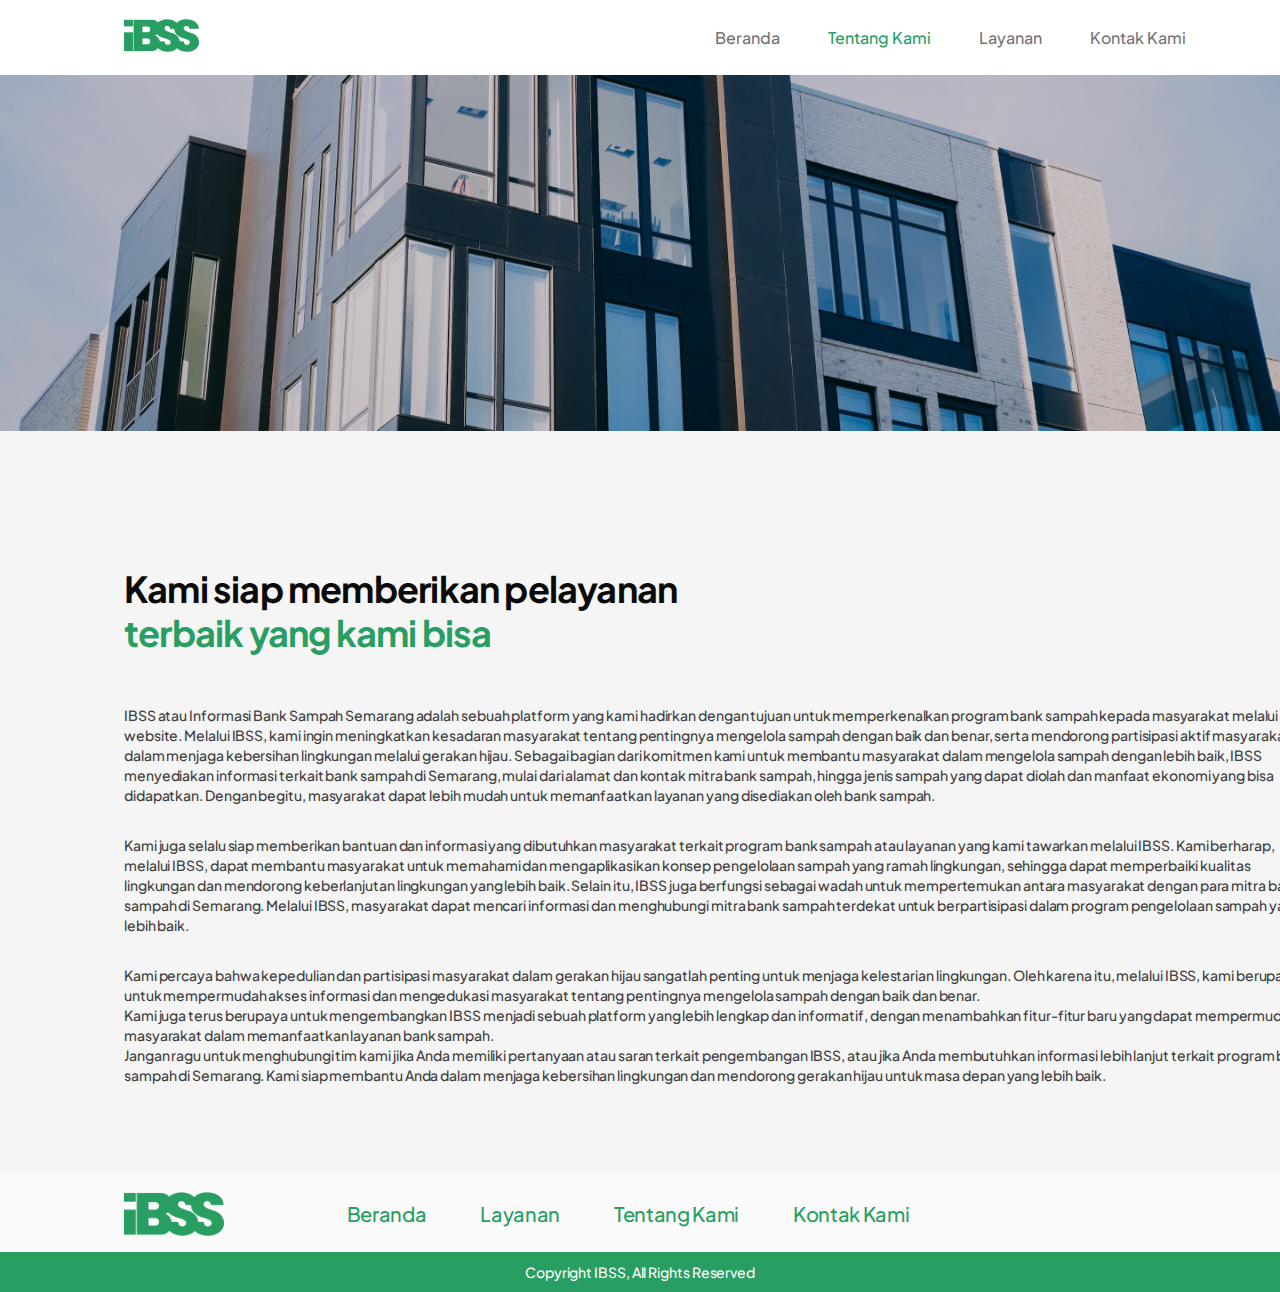
<file: HTML/tentangkami.html>
<!DOCTYPE html>
<html lang="en">
<head>
    <meta charset="UTF-8">
    <meta http-equiv="X-UA-Compatible" content="IE=edge">
    <meta name="viewport" content="width=device-width, initial-scale=1.0">
    <title>Informasi Bank Sampah Semarang</title>
    <link rel="stylesheet" href="../CSS/styletentangkami.css">
    <link rel="stylesheet" href="../JS/script.js">
    <link rel="shortcut icon" href="/IBSS/aset/Logo-IBSS.png" type="image/x-icon">

    <!--Boxicon CSS-->
    <link href="https://unpkg.com/boxicons@2.1.4/css/boxicons.min.css" rel="stylesheet">

    <!--Fonts-->
    <link rel="preconnect" href="https://fonts.googleapis.com">
    <link rel="preconnect" href="https://fonts.gstatic.com" crossorigin="">
    <link href="https://fonts.googleapis.com/css2?family=Plus+Jakarta+Sans:wght@400;600;700;800&amp;display=swap" rel="stylesheet">
  </head>
<body>
    <!--Header-->
    <header>
        <nav>
            <a href="../index.html" class="logo"><img src="../aset/Logo-IBSS.png" alt="Logo"></a>
            <ul>
            <li><a href="../index.html">Beranda</a></li>
            <li><a style="color: #299e63"; href="../HTML/tentangkami.html">Tentang Kami</a></li>
            <li><a href="../HTML/layanan.html">Layanan</a></li>
            <li><a href="#">Kontak Kami</a></li>
            </ul>
        </nav>
        </header>
    <!--Akhir Header-->
    <!--Hero Image-->
    <main class="hero">
        <div class="hero-image">
            <img src="../aset/picture2.png" alt="Gedung">
        </div>
        <div class="hero-description">
            <h1 class="title">Kami siap memberikan pelayanan <span style="color: #299e63;">terbaik yang kami bisa</span></h1>
            <p class="description">IBSS atau Informasi Bank Sampah Semarang adalah sebuah platform yang kami hadirkan dengan tujuan untuk memperkenalkan program bank sampah kepada masyarakat melalui website. Melalui IBSS, kami ingin meningkatkan kesadaran masyarakat tentang pentingnya mengelola sampah dengan baik dan benar, serta mendorong partisipasi aktif masyarakat dalam menjaga kebersihan lingkungan melalui gerakan hijau. Sebagai bagian dari komitmen kami untuk membantu masyarakat dalam mengelola sampah dengan lebih baik, IBSS menyediakan informasi terkait bank sampah di Semarang, mulai dari alamat dan kontak mitra bank sampah, hingga jenis sampah yang dapat diolah dan manfaat ekonomi yang bisa didapatkan. Dengan begitu, masyarakat dapat lebih mudah untuk memanfaatkan layanan yang disediakan oleh bank sampah.</p>
            <p class="description"> Kami juga selalu siap memberikan bantuan dan informasi yang dibutuhkan masyarakat terkait program bank sampah atau layanan yang kami tawarkan melalui IBSS. Kami berharap, melalui IBSS, dapat membantu masyarakat untuk memahami dan mengaplikasikan konsep pengelolaan sampah yang ramah lingkungan, sehingga dapat memperbaiki kualitas lingkungan dan mendorong keberlanjutan lingkungan yang lebih baik. Selain itu, IBSS juga berfungsi sebagai wadah untuk mempertemukan antara masyarakat dengan para mitra bank sampah di Semarang. Melalui IBSS, masyarakat dapat mencari informasi dan menghubungi mitra bank sampah terdekat untuk berpartisipasi dalam program pengelolaan sampah yang lebih baik.</p>
            <p class="description">Kami percaya bahwa kepedulian dan partisipasi masyarakat dalam gerakan hijau sangatlah penting untuk menjaga kelestarian lingkungan. Oleh karena itu, melalui IBSS, kami berupaya untuk mempermudah akses informasi dan mengedukasi masyarakat tentang pentingnya mengelola sampah dengan baik dan benar.
                <br>Kami juga terus berupaya untuk mengembangkan IBSS menjadi sebuah platform yang lebih lengkap dan informatif, dengan menambahkan fitur-fitur baru yang dapat mempermudah masyarakat dalam memanfaatkan layanan bank sampah.
                <br> Jangan ragu untuk menghubungi tim kami jika Anda memiliki pertanyaan atau saran terkait pengembangan IBSS, atau jika Anda membutuhkan informasi lebih lanjut terkait program bank sampah di Semarang. Kami siap membantu Anda dalam menjaga kebersihan lingkungan dan mendorong gerakan hijau untuk masa depan yang lebih baik.</p>
        </div>
    </main>
    <!--Akhir Hero Image-->
    <!--Footer-->
    <footer>
        <div class="logo"><a href="../index.html"><img src="../aset/Logo-IBSS.png" alt="Logo"></a></div>
        <div class="footer-nav">
            <ul>
                <li><a class="text-color" href="../index.html">Beranda</a></li>
                <li><a class="text-color" href="../HTML/layanan.html">Layanan</a></li>
                <li><a class="text-color" href="../HTML/tentangkami.html">Tentang Kami</a></li>
                <li><a class="text-color" href="#">Kontak Kami</a></li>
            </ul>
        </div>
        <div class="copyright">
            <p>Copyright IBSS, All Rights Reserved</p>
        </div>
    </footer>
    <!--Akhir Footer-->
</body>
</html>
</file>
<file: CSS/stylelayanan.css>
* {
    padding: 0px;
    margin: 0px;
    box-sizing: border-box;
    font-family: 'Plus Jakarta Sans', sans-serif;
    list-style: none;
    text-decoration: none;
}

body {
    background-color: #F5F5F5;
    width: 100%;
    overflow-x: hidden;
}

/*Header*/
header {
    height: 75px;
    top: 0;
    right: 0;
    width: 100vw;
    align-items: center;
    display: flex;
    padding: 0px 50px 0px 124px;
    background-color: #FFF;
    box-shadow: 0px 1px 2px rgba(0, 0, 0, 0.12);
    z-index: 999;
}

nav {
    display: flex;
    background-color: rgb(255, 255, 255);
    height: 40px;
    width: 100vw;
    align-items: center;
    justify-content: space-between;
}

nav img {
    width: 75px;
}

nav ul {
    display: flex;
    justify-content: space-between;
    align-items: center;
    margin-right: 20px;
}

nav ul li {
    margin: 0px 7px;
}

nav ul li a {
    color: #757575;
    font-size: 16px;
    font-weight: 500;
    padding: 5px 17px;
    position: relative;
}

nav ul li a:hover {
    color: #299E63;
}

nav ul li a::before,
nav ul li a::after {
    content: '';
    position: absolute;
    bottom: 0;
    height: 1.5px;
    width: 0;
    background-color: #299E63;
    transition: all 0.5s ease-in-out;
}

nav ul li a::before {
    left: 50%;
}

nav ul li a::after {
    right: 50%;
}

nav ul li a:hover::before,
nav ul li a:hover::after {
    width: 40%;
}

/* Akhir Header */

/* Hero Section */
.hero {
    background: #fafafa;
    width: 100vw;
    height: 692px;
}

.hero-container {
    display: flex;
    align-items: center;
    justify-content: space-between;
    padding: 0 124px;
}

.hero-head {
    width: 692px;
    color: #0a0a0a;
    font-weight: bold;
    font-size: 36px;
    margin: 0 0 24px;
}

.hero-description {
    width: 582px;
    color: #757575;
    font-size: 14px;
    margin: 0 0 36px;
}

.hero form {
    position: relative;
    width: 402px;
}

.hero #search {
    width: 402px;
    height: 48px;
    color: #757575;
    padding: 12px 24px;
    outline: none;
    background: #FFFFFF;
    border-radius: 10px;
    border: 1px solid #0a0a0a;
}

.hero #icon-search {
    position: absolute;
    right: 24px;
    top: 12px;
    cursor: pointer;
}

.hero-image {
    padding: 137px 0 0;
}

/* Akhir Hero Section */
.container-articles-sidebar {
    width: 100vw;
    display: flex;
    justify-content: space-between;
}

/* Artikel */
.articles {
    padding: 72px 124px;
    text-align: justify;
}

.articles .pengertian-bank-sampah .heading {
    color: #0a0a0a;
    font-size: 20px;
    font-weight: 600;
    margin: 0 0 24px;
}

.articles .pengertian-bank-sampah .description {
    font-size: 14px;
    line-height: 20px;
    color: #404040;
    width: 700px;
    font-weight: 500;
    transform: rotate(-0.03deg);
}

.articles .tujuan-bank-sampah {
    margin: 32px 0 0;
}

.articles .tujuan-bank-sampah .heading {
    color: #0a0a0a;
    font-size: 20px;
    font-weight: 600;
    margin: 0 0 24px;
}

.articles .tujuan-bank-sampah .description {
    font-size: 14px;
    line-height: 20px;
    color: #404040;
    width: 700px;
    font-weight: 500;
    transform: rotate(-0.03deg);
}

.articles .manfaat-bank-sampah {
    margin: 32px 0 0;
}

.articles .manfaat-bank-sampah .heading {
    color: #0a0a0a;
    font-size: 20px;
    font-weight: 600;
    margin: 0 0 24px;
}

.articles .manfaat-bank-sampah .description {
    font-size: 14px;
    line-height: 20px;
    color: #404040;
    width: 700px;
    transform: rotate(-0.03deg);
}

.articles .alur-bank-sampah {
    margin: 32px 0 0;
    width: 700px;
}

.articles .alur-bank-sampah .heading {
    color: #0a0a0a;
    font-size: 20px;
    font-weight: 600;
    margin: 0 0 24px;
}

.articles .alur-bank-sampah .subheading {
    color: #0a0a0a;
    font-size: 16px;
    font-weight: 600;
    letter-spacing: -0.011em;
}

.articles .alur-bank-sampah .description {
    font-size: 14px;
    line-height: 20px;
    color: #616161;
    width: 700px;
}

.articles .cara-mendirikan-bank-sampah {
    margin: 32px 0 0;
}

.articles .cara-mendirikan-bank-sampah .heading {
    color: #0a0a0a;
    font-size: 20px;
    font-weight: 600;
    margin: 0 0 24px;

}

.articles .cara-mendirikan-bank-sampah .description {
    font-size: 14px;
    line-height: 20px;
    color: #404040;
    width: 700px;
}

.articles .cara-mendirikan-bank-sampah .steps {
    font-size: 14px;
    line-height: 20px;
    color: #404040;
    width: 700px;
}

.articles .struktur-bank-sampah {
    margin: 32px 0 0;
    width: 700px;
}

.articles .struktur-bank-sampah .heading {
    color: #0a0a0a;
    font-size: 20px;
    font-weight: 600;
    margin: 0 0 24px;
}

.articles .struktur-bank-sampah .subheading {
    color: #0a0a0a;
    font-size: 16px;
    font-weight: 600;
}

.articles .struktur-bank-sampah .description {
    font-size: 14px;
    line-height: 20px;
    color: #616161;
    width: 700px;
}

/* Akhir Artikel */
/* Sidebar */
.sidebar {
    margin: 72px 124px 0 0;
    height: 585px;
    padding: 85px 80px 0 38px;
    background: #FFF;
    border-radius: 20px;
    position: relative;
}

.sidebar .heading {
    margin: 0 0 24px;
}

.sidebar ul li {
    margin: 24px;
}

.sidebar ul li .links {
    color: #616161;
}

.sidebar img {
    position: absolute;
    bottom: 0;
    right: 0;
}

/* Akhir Sidebar */
/* Location */
.location {
    padding: 32px 124px 140px;
}

.location .heading {
    color: #0a0a0a;
    font-size: 20px;
    font-weight: 500;
    margin: 0 0 24px;
}

.location .bank-sampah {
    background: #fff;
    padding: 12px 16px;
    width: 700px;
    display: flex;
    align-items: center;
    justify-content: space-evenly;
    border-radius: 12px;
    margin: 12px 0 0;
}

.location .bank-sampah .description-section {
    margin: 0 0 0 24px;
}

.location .bank-sampah .heading {
    color: #0a0a0a;
    font-size: 16px;
    font-weight: 500;
}

.location .bank-sampah .ratings {
    display: flex;
    align-items: center;
    position: relative;
    top: -12px;
}

.location .bank-sampah .addres {
    font-size: 14px;
    font-weight: 500;
    color: #616161;
}

/* Akhir Location */
/*Footer*/
footer {
    width: 100%;
    height: 120px;
    background: #fafafa;
    display: flex;
    flex-direction: column;
    align-items: center;
    text-align: left;
}

.footer-nav {
    display: flex;
    margin: 28px 0px 24px 0px;
    align-items: center;
    text-align: center;
}

footer .logo {
    width: 100px;
    height: 44px;
    left: 0;
    position: absolute;
    margin: 20px 0px 0px 124px;
}

footer .text-color {
    color: #299E63;
}

footer .logo img {
    width: 100px;
    height: 44px;
    position: absolute;
    left: 0;
}

.footer-nav ul {
    display: flex;
    justify-content: space-between;
    align-items: center;
    text-align: center;
}

.footer-nav ul li {
    margin-right: 24px;
}

.footer-nav ul li a {
    font-weight: 500;
    font-size: 20px;
    line-height: 28px;
    letter-spacing: -0.017em;
    padding: 10px 15px 10px;
    border-radius: 5px;
}

.footer-nav ul li a:hover {
    color: #fff;
    background-color: #299E63;
    box-shadow: rgba(0, 0, 0, 0.25) 0 8px 15px;
    transform: translateY(-2px);
    transition: all 900ms cubic-bezier(.23, 1, 0.32, 1);
   }
   
   .footer-nav ul li a:active {
    box-shadow: none;
    transform: translateY(0);
   }
  
.copyright {
    justify-content: center;
    align-items: center;
    padding: 10px 124px;
    gap: 10px;
    width: 100%;
    height: 40px;
    background: #299e63;
    font-weight: 500;
    font-size: 14px;
    line-height: 20px;
    text-align: center;
    letter-spacing: -0.006em;
    color: #fafafa;
}
</file>
<file: CSS/styletentangkami.css>
* {
  padding: 0px;
  margin: 0px;
  box-sizing: border-box;
  font-family: "Plus Jakarta Sans", sans-serif;
  list-style: none;
  text-decoration: none;
}

body {
  background-color: #f5f5f5;
  width: 100%;
}

.text-color {
  color: #299e63;
}

/*Header*/
header {
  height: 75px;
  top: 0;
  right: 0;
  width: 100%;
  align-items: center;
  display: flex;
  padding: 0px 50px 0px 124px;
  background-color: #fff;
  box-shadow: 0px 1px 2px rgba(0, 0, 0, 0.12);
}

nav {
  display: flex;
  background-color: rgb(255, 255, 255);
  height: 40px;
  width: 100%;
  align-items: center;
  justify-content: space-between;
}

nav img {
  width: 75px;
}

nav ul {
  display: flex;
  justify-content: space-between;
  align-items: center;
  margin-right: 20px;
}

nav ul li {
  margin: 0px 7px;
}

nav ul li a {
  color: #757575;
  font-size: 16px;
  font-weight: 500;
  padding: 5px 17px;
  position: relative;
}

nav ul li a:hover {
  color: #299E63;
}


nav ul li a::before,
nav ul li a::after {
  content: "";
  position: absolute;
  bottom: 0;
  height: 1.5px;
  width: 0;
  background-color: #299E63;
  transition: all 0.5s ease-in-out;
}

nav ul li a::before {
  left: 50%;
}

nav ul li a::after {
  right: 50%;
}

nav ul li a:hover::before,
nav ul li a:hover::after {
  width: 40%;
  background-color: #299E63;
}

/*Akhir Header*/

/*Hero Section*/
.hero-image {
  width: 100%;
  height: 400px;
}

.hero-image img {
  width: 100%;
  background: linear-gradient(0deg, rgba(0, 0, 0, 0.2), rgba(0, 0, 0, 0.2))
}

.hero-description {
  display: flex;
  text-align: left;
  flex-direction: column;
  width: 1192px;
  height: 528px;
  gap: 30px;
  margin: 92px 124px 77px;
}

.hero .title {
  font-weight: 700;
  font-size: 36px;
  line-height: 44px;
  letter-spacing: -0.022em;
  color: #0A0A0A;
  width: 559px;
  margin-bottom: 20px;
}

.hero .description {
  font-style: normal;
  font-weight: 500;
  font-size: 14px;
  line-height: 20px;
  letter-spacing: -0.006em;
  color: #404040;
}

/*Akhir Hero Section*/

/*Footer*/
footer {
  width: 100%;
  height: 120px;
  background: #fafafa;
  display: flex;
  flex-direction: column;
  align-items: center;
  text-align: left;
}

.footer-nav {
  display: flex;
  margin: 28px 0px 24px 0px;
  align-items: center;
  text-align: center;
}

footer .logo {
  width: 100px;
  height: 44px;
  left: 0;
  position: absolute;
  margin: 20px 0px 0px 124px;
}

footer .logo img {
  width: 100px;
  height: 44px;
  position: absolute;
  left: 0;
}

.footer-nav ul {
  display: flex;
  justify-content: space-between;
  align-items: center;
  text-align: center;
}

.footer-nav ul li {
  margin-right: 24px;
}

.footer-nav ul li a {
  font-weight: 500;
  font-size: 20px;
  line-height: 28px;
  letter-spacing: -0.017em;
  padding: 10px 15px 10px;
  border-radius: 5px;}

.footer-nav ul li a:hover {
  color: #fff;
  background-color: #299E63;
  box-shadow: rgba(0, 0, 0, 0.25) 0 8px 15px;
  transform: translateY(-2px);
  transition: all 900ms cubic-bezier(.23, 1, 0.32, 1);
 }
 
 .footer-nav ul li a:active {
  box-shadow: none;
  transform: translateY(0);
 }

.copyright {
  justify-content: center;
  align-items: center;
  padding: 10px 124px;
  gap: 10px;
  width: 100%;
  height: 40px;
  background: #299e63;
  font-weight: 500;
  font-size: 14px;
  line-height: 20px;
  text-align: center;
  letter-spacing: -0.006em;
  color: #fafafa;
}

/*Akhir Footer*/
</file>
